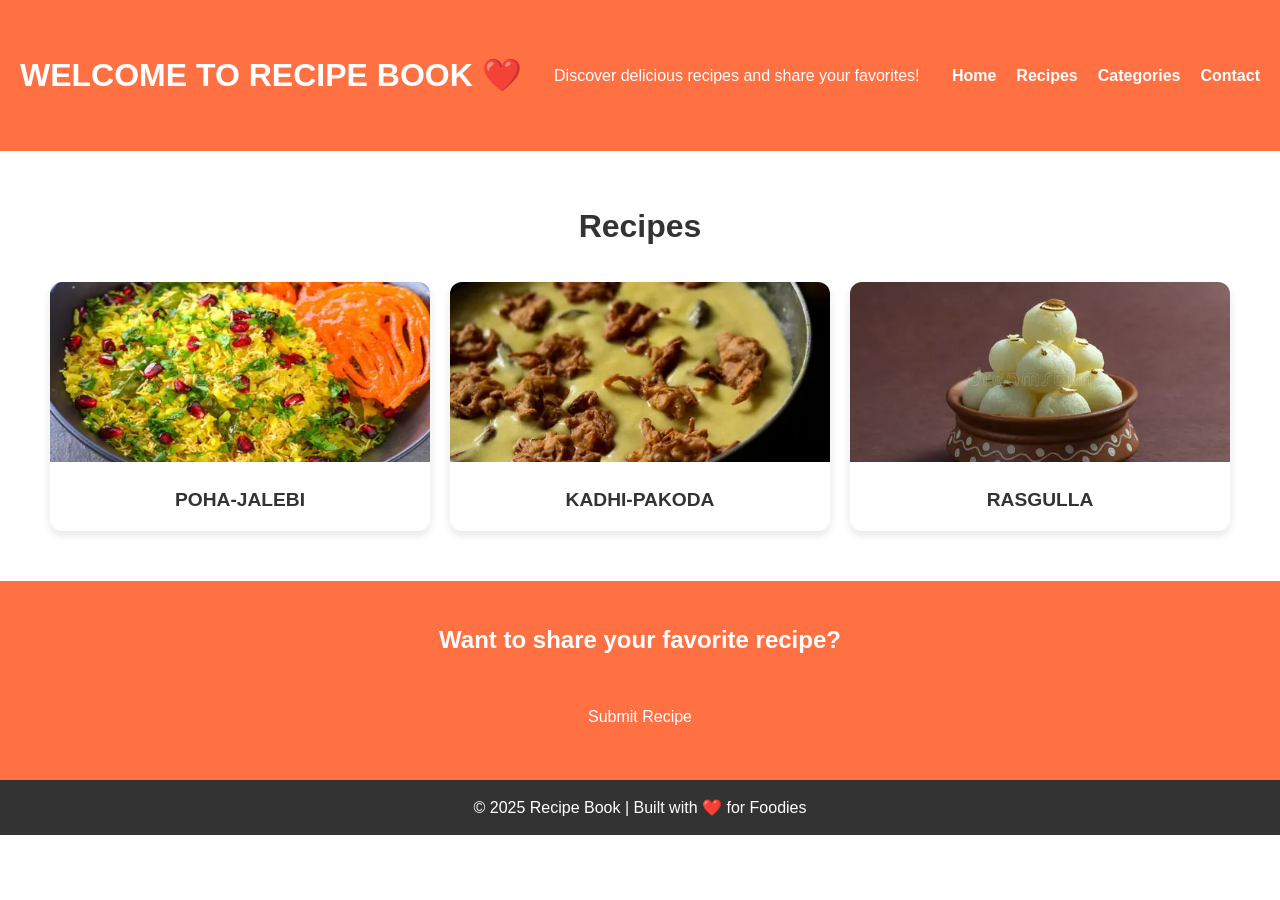
<file: index.html>
<!DOCTYPE html>
<html lang="en">
<head>
    <meta charset="UTF-8">
    <meta name="viewport" content="width=device-width, initial-scale=1.0">
    <title>RECIPE BOOK</title>
    <link rel="stylesheet" href="style.css">
</head>
<body>
    <header>
        <h1>WELCOME TO RECIPE BOOK ❤️</h1>
        <p>Discover delicious recipes and share your favorites!</p>
        <nav>
            <ul>
                <li><a href="./index.html">Home</a></li>
                <li><a href="./recipes.html">Recipes</a></li>
                <li><a href="./categories.html">Categories</a></li>
                <li><a href="./contact.html">Contact</a></li>
            </ul>
        </nav>
    </header>
    
    <section class="features">
        <h2> Recipes</h2>
        <div class="grid">
        <div class="card">
            <a href="./recipes.html"><img src="poha-jalebi-.webp" alt="POHA-JALEBI"></a>
            
            <h3>POHA-JALEBI</h3>
        </div>
        <div class="card">
            <a href="./recipes.html"><img src="punjabi-kadhi.webp" alt="KADHI-PAKODA"></a>
            <h3>KADHI-PAKODA</h3>
        </div>
        <div class="card">
            <a href="./recipes.html"><img src="rasgulla.webp" alt="RASGULLA"></a>
            
            <h3>RASGULLA</h3>
        </div>
        </div>
    </section>

    
    <section class="cta">
        <h2>Want to share your favorite recipe?</h2>
        <a href="submit.html" class="btn">Submit Recipe</a>
    </section>



    <footer>
        <p>© 2025 Recipe Book | Built with ❤️ for Foodies</p>
    </footer>
</body>
</html>
</file>
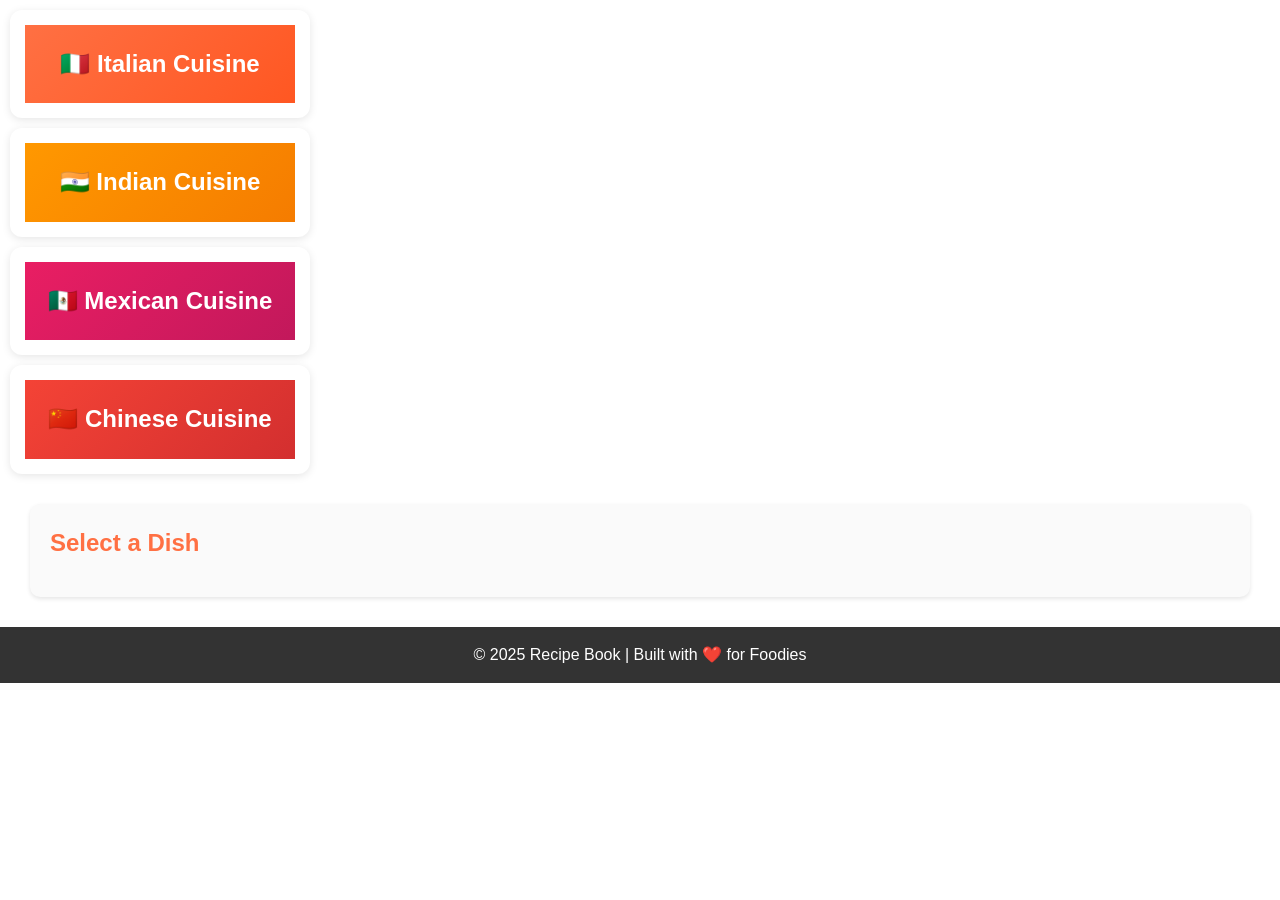
<file: categories.html>
<!DOCTYPE html>
<html lang="en">
<head>
    <meta charset="UTF-8">
    <meta name="viewport" content="width=device-width, initial-scale=1.0">
    <title>Categories</title>
    <link rel="stylesheet" href="style.css">
</head>
<body>
    <div class="category italian" onclick="toggleMenu(this)">
        <div class="category-title">🇮🇹 Italian Cuisine</div>
        <div class="dish-list">
            <div class="dish" onclick="showRecipe(event, 'pizza')">Pizza</div>
            <div class="dish" onclick="showRecipe(event, 'pasta')">Pasta</div>
            <div class="dish" onclick="showRecipe(event, 'risotto')">Risotto</div>
        </div>
    </div>

    <div class="category indian" onclick="toggleMenu(this)">
        <div class="category-title">🇮🇳 Indian Cuisine</div>
        <div class="dish-list">
            <div class="dish" onclick="showRecipe(event, 'biryani')">Biryani</div>
            <div class="dish" onclick="showRecipe(event, 'butterChicken')">Butter Chicken</div>
            <div class="dish" onclick="showRecipe(event, 'samosa')">Samosa</div>
        </div>
    </div>

    <div class="category mexican" onclick="toggleMenu(this)">
        <div class="category-title">🇲🇽 Mexican Cuisine</div>
        <div class="dish-list">
            <div class="dish" onclick="showRecipe(event, 'tacos')">Tacos</div>
            <div class="dish" onclick="showRecipe(event, 'enchiladas')">Enchiladas</div>
            <div class="dish" onclick="showRecipe(event, 'guacamole')">Guacamole</div>
        </div>
    </div>

    <div class="category chinese" onclick="toggleMenu(this)">
        <div class="category-title">🇨🇳 Chinese Cuisine</div>
        <div class="dish-list">
            <div class="dish" onclick="showRecipe(event, 'friedRice')">Fried Rice</div>
            <div class="dish" onclick="showRecipe(event, 'dumplings')">Dumplings</div>
            <div class="dish" onclick="showRecipe(event, 'kungPaoChicken')">Kung Pao Chicken</div>
        </div>
    </div>

<div id="recipe-container">
    <h2>Select a Dish</h2>
</div>

<script src="script.js"></script>

    <footer>
        <p>© 2025 Recipe Book | Built with ❤️ for Foodies</p>
    </footer>
</body>
</html>
</file>
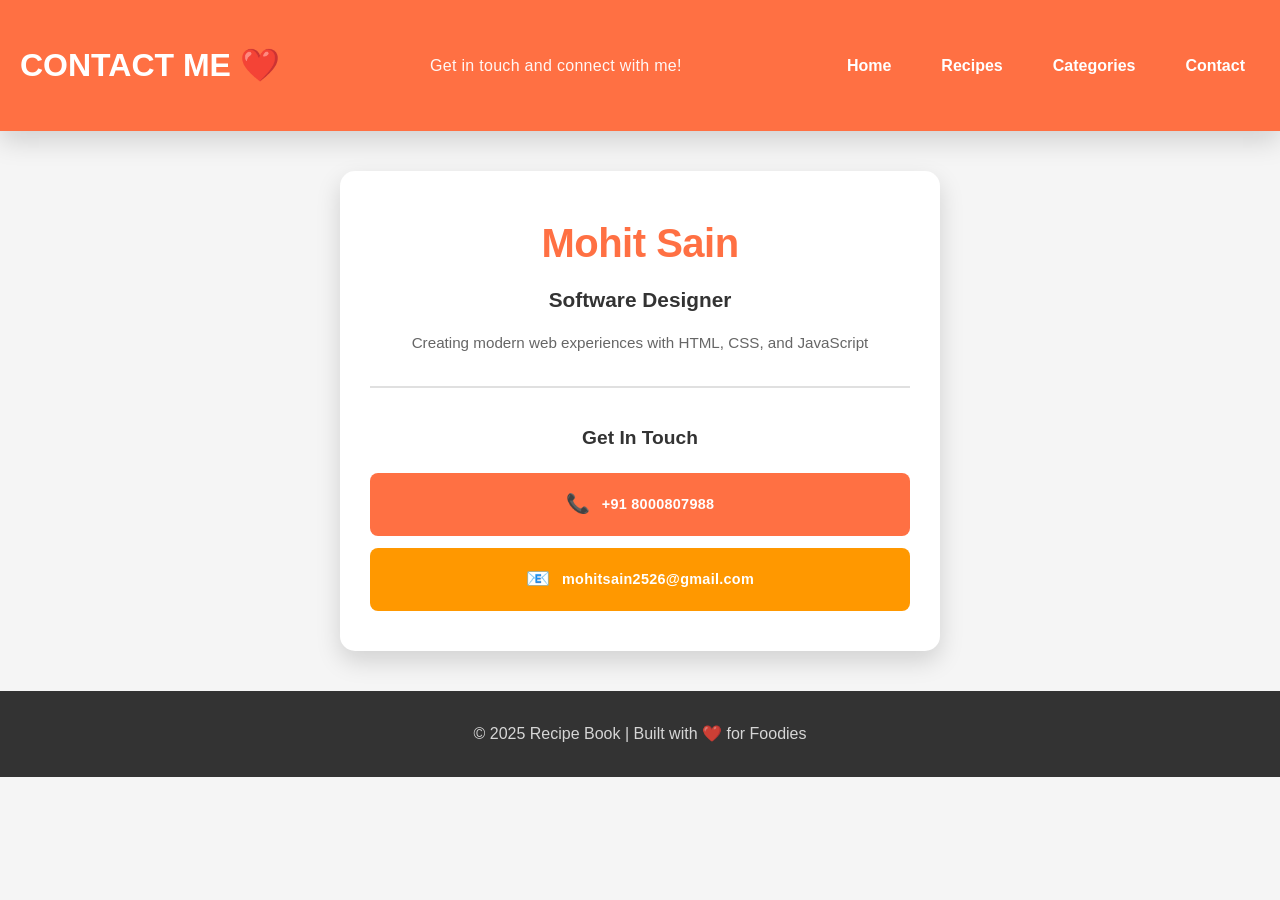
<file: contact.html>
<!DOCTYPE html>
<html lang="en">
<head>
    <meta charset="UTF-8">
    <meta name="viewport" content="width=device-width, initial-scale=1.0">
    <title>Contact - Recipe Book</title>
    <link rel="stylesheet" href="cone.css">
</head>
<body>
    <header>
        <h1>CONTACT ME ❤️</h1>
        <p>Get in touch and connect with me!</p>
        <nav>
            <ul>
                <li><a href="./index.html">Home</a></li>
                <li><a href="./recipes.html">Recipes</a></li>
                <li><a href="./categories.html">Categories</a></li>
                <li><a href="./contact.html">Contact</a></li>
            </ul>
        </nav>
    </header>

    <main class="container">
        <div class="card">
            <div class="profile-section">
                <h1 class="profile-name">Mohit Sain</h1>
                <h2 class="profile-title">Software Designer</h2>
                <p class="profile-description">
                    Creating modern web experiences with HTML, CSS, and JavaScript
                </p>
            </div>

            <div class="contact-section">
                <h3>Get In Touch</h3>
                <div class="contact-links">
                    <a href="tel:+918000807988" class="contact-btn phone-btn" title="Call me">
                        <span class="icon">📞</span>
                        <span class="text">+91 8000807988</span>
                    </a>
                    <a href="mailto:mohitsain2526@gmail.com" class="contact-btn email-btn" title="Send me an email">
                        <span class="icon">📧</span>
                        <span class="text">mohitsain2526@gmail.com</span>
                    </a>
                </div>
            </div>
        </div>
    </main>
    
    <footer>
        <p>© 2025 Recipe Book | Built with ❤️ for Foodies</p>
    </footer>
</body>
</html>
</file>
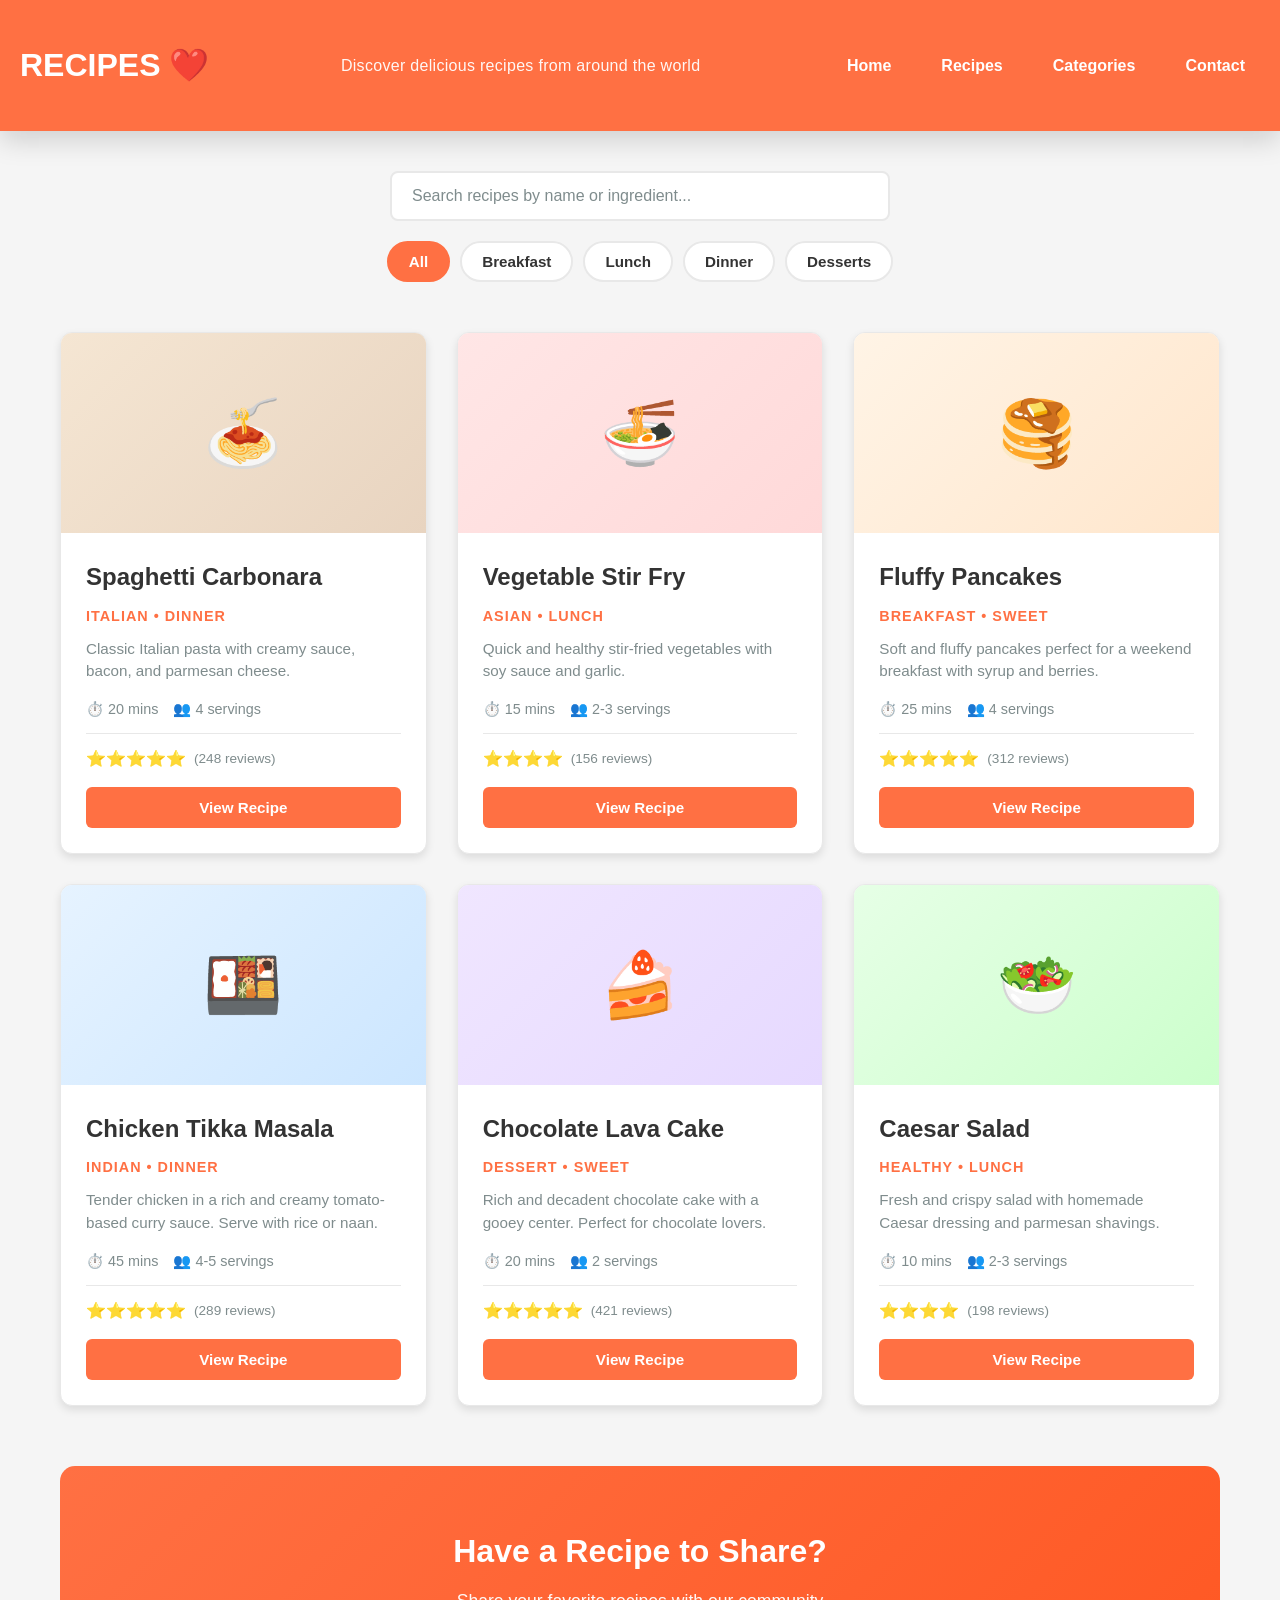
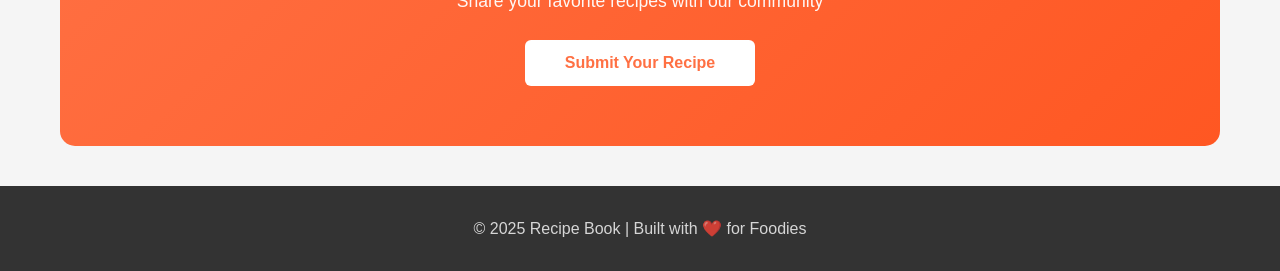
<file: recipes.html>
<!DOCTYPE html>
<html lang="en">
<head>
    <meta charset="UTF-8">
    <meta name="viewport" content="width=device-width, initial-scale=1.0">
    <title>Recipes - Recipe Book</title>
    <link rel="stylesheet" href="reci.css">
</head>
<body>
    <header>
        <h1>RECIPES ❤️</h1>
        <p>Discover delicious recipes from around the world</p>
        <nav>
            <ul>
                <li><a href="./index.html">Home</a></li>
                <li><a href="./recipes.html">Recipes</a></li>
                <li><a href="./categories.html">Categories</a></li>
                <li><a href="./contact.html">Contact</a></li>
            </ul>
        </nav>
    </header>

    <main>
        <section class="search-section" id="search">
            <input type="text" placeholder="Search recipes by name or ingredient..." class="search-bar">
            <div class="filter-buttons">
                <button class="filter-btn active">All</button>
                <button class="filter-btn">Breakfast</button>
                <button class="filter-btn">Lunch</button>
                <button class="filter-btn">Dinner</button>
                <button class="filter-btn">Desserts</button>
            </div>
        </section>

        <section class="recipes-grid">
            <article class="recipe-card">
                <div class="recipe-image" style="background: linear-gradient(135deg, #f5e6d3, #e8d4c0);">
                    <span class="recipe-icon">🍝</span>
                </div>
                <div class="recipe-content">
                    <h3>Spaghetti Carbonara</h3>
                    <p class="category">Italian • Dinner</p>
                    <p class="description">Classic Italian pasta with creamy sauce, bacon, and parmesan cheese.</p>
                    <div class="recipe-meta">
                        <span class="time">⏱️ 20 mins</span>
                        <span class="servings">👥 4 servings</span>
                    </div>
                    <div class="recipe-rating">
                        <span class="stars">⭐⭐⭐⭐⭐</span>
                        <span class="rating-text">(248 reviews)</span>
                    </div>
                    <button class="view-btn">View Recipe</button>
                </div>
            </article>

            <article class="recipe-card">
                <div class="recipe-image" style="background: linear-gradient(135deg, #ffe6e6, #ffd9d9);">
                    <span class="recipe-icon">🍜</span>
                </div>
                <div class="recipe-content">
                    <h3>Vegetable Stir Fry</h3>
                    <p class="category">Asian • Lunch</p>
                    <p class="description">Quick and healthy stir-fried vegetables with soy sauce and garlic.</p>
                    <div class="recipe-meta">
                        <span class="time">⏱️ 15 mins</span>
                        <span class="servings">👥 2-3 servings</span>
                    </div>
                    <div class="recipe-rating">
                        <span class="stars">⭐⭐⭐⭐</span>
                        <span class="rating-text">(156 reviews)</span>
                    </div>
                    <button class="view-btn">View Recipe</button>
                </div>
            </article>

            <article class="recipe-card">
                <div class="recipe-image" style="background: linear-gradient(135deg, #fff4e6, #ffe6cc);">
                    <span class="recipe-icon">🥞</span>
                </div>
                <div class="recipe-content">
                    <h3>Fluffy Pancakes</h3>
                    <p class="category">Breakfast • Sweet</p>
                    <p class="description">Soft and fluffy pancakes perfect for a weekend breakfast with syrup and berries.</p>
                    <div class="recipe-meta">
                        <span class="time">⏱️ 25 mins</span>
                        <span class="servings">👥 4 servings</span>
                    </div>
                    <div class="recipe-rating">
                        <span class="stars">⭐⭐⭐⭐⭐</span>
                        <span class="rating-text">(312 reviews)</span>
                    </div>
                    <button class="view-btn">View Recipe</button>
                </div>
            </article>

            <article class="recipe-card">
                <div class="recipe-image" style="background: linear-gradient(135deg, #e6f3ff, #cce6ff);">
                    <span class="recipe-icon">🍱</span>
                </div>
                <div class="recipe-content">
                    <h3>Chicken Tikka Masala</h3>
                    <p class="category">Indian • Dinner</p>
                    <p class="description">Tender chicken in a rich and creamy tomato-based curry sauce. Serve with rice or naan.</p>
                    <div class="recipe-meta">
                        <span class="time">⏱️ 45 mins</span>
                        <span class="servings">👥 4-5 servings</span>
                    </div>
                    <div class="recipe-rating">
                        <span class="stars">⭐⭐⭐⭐⭐</span>
                        <span class="rating-text">(289 reviews)</span>
                    </div>
                    <button class="view-btn">View Recipe</button>
                </div>
            </article>

            <article class="recipe-card">
                <div class="recipe-image" style="background: linear-gradient(135deg, #f0e6ff, #e6d9ff);">
                    <span class="recipe-icon">🍰</span>
                </div>
                <div class="recipe-content">
                    <h3>Chocolate Lava Cake</h3>
                    <p class="category">Dessert • Sweet</p>
                    <p class="description">Rich and decadent chocolate cake with a gooey center. Perfect for chocolate lovers.</p>
                    <div class="recipe-meta">
                        <span class="time">⏱️ 20 mins</span>
                        <span class="servings">👥 2 servings</span>
                    </div>
                    <div class="recipe-rating">
                        <span class="stars">⭐⭐⭐⭐⭐</span>
                        <span class="rating-text">(421 reviews)</span>
                    </div>
                    <button class="view-btn">View Recipe</button>
                </div>
            </article>

            <article class="recipe-card">
                <div class="recipe-image" style="background: linear-gradient(135deg, #e6ffe6, #ccffcc);">
                    <span class="recipe-icon">🥗</span>
                </div>
                <div class="recipe-content">
                    <h3>Caesar Salad</h3>
                    <p class="category">Healthy • Lunch</p>
                    <p class="description">Fresh and crispy salad with homemade Caesar dressing and parmesan shavings.</p>
                    <div class="recipe-meta">
                        <span class="time">⏱️ 10 mins</span>
                        <span class="servings">👥 2-3 servings</span>
                    </div>
                    <div class="recipe-rating">
                        <span class="stars">⭐⭐⭐⭐</span>
                        <span class="rating-text">(198 reviews)</span>
                    </div>
                    <button class="view-btn">View Recipe</button>
                </div>
            </article>
        </section>

        <section class="cta-section" id="contact">
            <h2>Have a Recipe to Share?</h2>
            <p>Share your favorite recipes with our community</p>
            <button class="cta-btn">Submit Your Recipe</button>
        </section>
    </main>

    <footer>
        <p>© 2025 Recipe Book | Built with ❤️ for Foodies</p>
    </footer>

    <script src="recipes.js"></script>
</body>
</html>
</file>
<file: style.css>
* {
    margin: 0;
    padding: 0;
    box-sizing: border-box;
}

body {
    font-family: 'Segoe UI', sans-serif;
    line-height: 1.6;
    color: #333;
}

header {
    background: #ff7043;
    padding: 50px 20px;
    display: flex;
    justify-content: space-between;
    align-items: center;
    color: white;
}
header h1 {
    font-size: 2rem;
}

nav ul {
    list-style: none;
    display: flex;
    gap: 20px;
}

nav a {
    color: white;
    text-decoration: none;
     font-weight: bold;
     transition: 0.3s;
}

nav a:hover {
  text-decoration: underline;
}
.features {
    padding: 50px;
    text-align: center;
}

.features h2 {
    font-size: 2rem;
    margin-bottom: 30px;
}

.grid {
    display: grid;
    grid-template-columns: repeat(auto-fit, minmax(250px, 1fr));
    gap: 20px;
}

.card {
    background: #fff;
    border-radius: 12px;
    box-shadow: 0 4px 8px rgba(0,0,0,0.1);
    overflow: hidden;
    transition: transform 0.3s;
}

.card:hover {
    transform: translateY(-5px);
}

.card img {
    width: 100%;
    height: 180px;
    object-fit: cover;
}

.card h3 {
    margin: 15px;
    font-size: 1.2rem;
}
.cta {
    background: #ff7043;
    color: white;
    padding: 40px;
    text-align: center; 
}

.cta h2 {
    margin-bottom: 15px;
}

.btn {
    display: inline-block;
    margin-top: 20px;
    padding: 10px 20px;
    background: #ff7043;
    color: white;
    border-radius: 6px;
    text-decoration: none;
    transition: 0.3s;
}

/* Category Styles */
.category {
    margin: 20px;
    border-radius: 10px;
    overflow: hidden;
    box-shadow: 0 4px 8px rgba(0,0,0,0.15);
    transition: all 0.3s ease;
    cursor: pointer;
}

.category:hover {
    transform: translateY(-5px);
    box-shadow: 0 8px 16px rgba(0,0,0,0.2);
}

.category-title {
    padding: 20px;
    font-size: 1.5rem;
    font-weight: bold;
    color: white;
    text-align: center;
    transition: 0.3s;
}

.category.italian .category-title {
    background: linear-gradient(135deg, #ff7043 0%, #ff5722 100%);
}

.category.indian .category-title {
    background: linear-gradient(135deg, #ff9800 0%, #f57c00 100%);
}

.category.mexican .category-title {
    background: linear-gradient(135deg, #e91e63 0%, #c2185b 100%);
}

.category.chinese .category-title {
    background: linear-gradient(135deg, #f44336 0%, #d32f2f 100%);
}

.dish-list {
    display: grid;
    grid-template-columns: repeat(auto-fit, minmax(150px, 1fr));
    gap: 10px;
    padding: 20px;
    background: #f5f5f5;
    max-height: 0;
    overflow: hidden;
    transition: max-height 0.3s ease;
}

.category.active .dish-list {
    max-height: 500px;
}

.dish {
    padding: 15px;
    background: white;
    border-radius: 8px;
    text-align: center;
    font-weight: 500;
    cursor: pointer;
    border-left: 4px solid #ff7043;
    transition: all 0.3s ease;
}

.category.indian .dish {
    border-left-color: #ff9800;
}

.category.mexican .dish {
    border-left-color: #e91e63;
}

.category.chinese .dish {
    border-left-color: #f44336;
}

.dish:hover {
    background: #f0f0f0;
    transform: translateX(5px);
}

#recipe-container {
    margin: 30px;
    padding: 20px;
    background: #fafafa;
    border-radius: 10px;
    box-shadow: 0 2px 4px rgba(0,0,0,0.1);
}

#recipe-container h2 {
    color: #ff7043;
    margin-bottom: 15px;
}

#recipe-container h3 {
    color: #f57c00;
    margin-top: 15px;
    margin-bottom: 10px;
}

#recipe-container p {
    line-height: 1.8;
    color: #555;
}

footer {
    background: #333;
    color: white;
    padding: 15px;
    text-align: center;
}

.category {
    width: 300px;
    background: white;
    border-radius: 12px;
    padding: 15px;
    margin: 10px;
    box-shadow: 0 2px 8px rgba(0,0,0,0.1);
    cursor: pointer;
    transition: 0.3s;
}

.category:hover {
    transform: scale(1.02);
}

.dish-list {
    display: none;
    margin-top: 15px;
}

.category.active .dish-list {
    display: block;
}

.dish {
    padding: 10px;
    margin: 5px 0;
    background: #f4f4f4;
    border-radius: 8px;
}

.dish:hover {
    background: #ddd;
}
</file>
<file: cone.css>
* {
    margin: 0;
    padding: 0;
    box-sizing: border-box;
}

:root {
    --primary-color: #ff7043;
    --secondary-color: #ff5722;
    --light-bg: #f5f5f5;
    --white: #ffffff;
    --text-dark: #333333;
    --text-light: #666666;
    --border-color: #e0e0e0;
    --shadow: 0 4px 8px rgba(0, 0, 0, 0.1);
    --shadow-lg: 0 10px 25px rgba(0, 0, 0, 0.15);
}

html {
    scroll-behavior: smooth;
}

body {
    background-color: var(--light-bg);
    font-family: 'Segoe UI', Tahoma, Geneva, Verdana, sans-serif;
    color: var(--text-dark);
    line-height: 1.6;
}

/* Header Styles */
header {
    background: var(--primary-color);
    padding: 40px 20px;
    color: var(--white);
    box-shadow: var(--shadow-lg);
    display: flex;
    justify-content: space-between;
    align-items: center;
    flex-wrap: wrap;
    gap: 30px;
}

header h1 {
    font-size: 2rem;
    font-weight: 700;
}

header p {
    font-size: 1rem;
    opacity: 0.95;
    letter-spacing: 0.3px;
}

nav ul {
    list-style: none;
    display: flex;
    gap: 20px;
    flex-wrap: wrap;
}

nav a {
    color: var(--white);
    text-decoration: none;
    font-weight: 600;
    transition: all 0.3s ease;
    padding: 8px 15px;
    border-radius: 4px;
}

nav a:hover {
    text-decoration: underline;
    transform: translateY(-2px);
}

/* Main Container */
main {
    max-width: 1200px;
    margin: 40px auto;
    padding: 0 20px;
}

.container {
    width: 100%;
    display: flex;
    justify-content: center;
    align-items: center;
}

.card {
    background-color: var(--white);
    border-radius: 15px;
    padding: 40px 30px;
    box-shadow: var(--shadow-lg);
    width: 100%;
    max-width: 600px;
    transition: transform 0.3s ease, box-shadow 0.3s ease;
}

.card:hover {
    transform: translateY(-5px);
    box-shadow: 0 15px 40px rgba(0, 0, 0, 0.2);
}

.profile-section {
    text-align: center;
    margin-bottom: 35px;
    padding-bottom: 30px;
    border-bottom: 2px solid var(--border-color);
}

.profile-name {
    font-size: 2.5rem;
    color: var(--primary-color);
    margin-bottom: 8px;
    font-weight: 700;
    letter-spacing: -0.5px;
}

.profile-title {
    font-size: 1.3rem;
    color: var(--text-dark);
    font-weight: 600;
    margin-bottom: 15px;
    text-transform: capitalize;
}

.profile-description {
    font-size: 0.95rem;
    color: var(--text-light);
    line-height: 1.6;
    max-width: 500px;
    margin: 0 auto;
}

.contact-section h3 {
    text-align: center;
    font-size: 1.2rem;
    color: var(--text-dark);
    margin-bottom: 20px;
    font-weight: 600;
}

.contact-links {
    display: flex;
    flex-direction: column;
    gap: 12px;
}

.contact-btn {
    display: flex;
    align-items: center;
    justify-content: center;
    gap: 12px;
    padding: 14px 20px;
    border-radius: 8px;
    text-decoration: none;
    font-weight: 600;
    font-size: 0.95rem;
    transition: all 0.3s ease;
    border: 2px solid transparent;
    cursor: pointer;
}

.phone-btn {
    background-color: var(--primary-color);
    color: var(--white);
}

.phone-btn:hover {
    background-color: var(--secondary-color);
    transform: translateX(3px);
}

.phone-btn:active {
    transform: translateX(1px);
}

.email-btn {
    background-color: #ff9800;
    color: var(--white);
}

.email-btn:hover {
    background-color: #f57c00;
    transform: translateX(3px);
}

.email-btn:active {
    transform: translateX(1px);
}

.contact-btn .icon {
    font-size: 1.2rem;
    display: inline-block;
}

.contact-btn .text {
    font-size: 0.9rem;
    letter-spacing: 0.3px;
}

/* Footer */
footer {
    background-color: var(--text-dark);
    color: var(--white);
    text-align: center;
    padding: 30px 20px;
    margin-top: 40px;
}

footer p {
    opacity: 0.8;
}

/* Mobile Responsive */
@media (max-width: 768px) {
    header {
        flex-direction: column;
        text-align: center;
        gap: 20px;
    }

    header h1 {
        font-size: 1.8rem;
    }

    header p {
        font-size: 0.95rem;
    }

    nav ul {
        justify-content: center;
        gap: 10px;
    }

    nav a {
        padding: 6px 12px;
        font-size: 0.9rem;
    }

    .card {
        padding: 30px 20px;
    }

    .profile-name {
        font-size: 2rem;
    }

    .profile-title {
        font-size: 1.1rem;
    }

    .profile-description {
        font-size: 0.9rem;
    }

    .contact-btn {
        padding: 12px 15px;
        font-size: 0.9rem;
    }

    .contact-btn .icon {
        font-size: 1rem;
    }
}

@media (max-width: 480px) {
    header {
        padding: 30px 15px;
    }

    header h1 {
        font-size: 1.5rem;
    }

    header p {
        font-size: 0.9rem;
    }

    nav ul {
        gap: 8px;
    }

    nav a {
        padding: 6px 10px;
        font-size: 0.8rem;
    }

    .container {
        padding: 10px;
    }

    .card {
        padding: 25px 15px;
        border-radius: 12px;
    }

    .profile-name {
        font-size: 1.8rem;
        margin-bottom: 5px;
    }

    .profile-title {
        font-size: 1rem;
        margin-bottom: 10px;
    }

    .profile-description {
        font-size: 0.85rem;
        line-height: 1.5;
    }

    .profile-section {
        margin-bottom: 25px;
        padding-bottom: 20px;
    }

    .contact-section h3 {
        font-size: 1rem;
        margin-bottom: 15px;
    }

    .contact-links {
        gap: 10px;
    }

    .contact-btn {
        padding: 12px 12px;
        font-size: 0.85rem;
    }

    .contact-btn .text {
        font-size: 0.8rem;
    }
}

/* Accessibility Improvements */
.contact-btn:focus {
    outline: none;
    box-shadow: 0 0 0 3px rgba(255, 112, 67, 0.25);
}

.email-btn:focus {
    box-shadow: 0 0 0 3px rgba(255, 152, 0, 0.25);
}
</file>
<file: reci.css>
* {
    margin: 0;
    padding: 0;
    box-sizing: border-box;
}

:root {
    --primary-color: #ff7043;
    --secondary-color: #ff5722;
    --accent-color: #f57c00;
    --light-bg: #f5f5f5;
    --white: #ffffff;
    --text-dark: #333;
    --text-light: #7f8c8d;
    --border-color: #e8e8e8;
    --shadow: 0 4px 8px rgba(0, 0, 0, 0.1);
    --shadow-lg: 0 10px 25px rgba(0, 0, 0, 0.15);
}

html {
    scroll-behavior: smooth;
}

body {
    background-color: var(--light-bg);
    font-family: 'Segoe UI', sans-serif;
    color: var(--text-dark);
    line-height: 1.6;
}

/* Header Styles */
header {
    background: var(--primary-color);
    padding: 40px 20px;
    color: var(--white);
    box-shadow: var(--shadow-lg);
    display: flex;
    justify-content: space-between;
    align-items: center;
    flex-wrap: wrap;
    gap: 30px;
}

header h1 {
    font-size: 2rem;
    font-weight: 700;
}

header p {
    font-size: 1rem;
    opacity: 0.95;
    letter-spacing: 0.3px;
}

nav ul {
    list-style: none;
    display: flex;
    gap: 20px;
    flex-wrap: wrap;
}

nav a {
    color: var(--white);
    text-decoration: none;
    font-weight: 600;
    transition: all 0.3s ease;
    padding: 8px 15px;
    border-radius: 4px;
}

nav a:hover {
    text-decoration: underline;
    transform: translateY(-2px);
}

/* Main Content */
main {
    max-width: 1200px;
    margin: 40px auto;
    padding: 0 20px;
}

/* Search Section */
.search-section {
    margin-bottom: 50px;
    text-align: center;
}

.search-bar {
    width: 100%;
    max-width: 500px;
    padding: 14px 20px;
    font-size: 1rem;
    border: 2px solid var(--border-color);
    border-radius: 8px;
    transition: all 0.3s ease;
    background-color: var(--white);
    color: var(--text-dark);
    margin-bottom: 20px;
}

.search-bar:focus {
    outline: none;
    border-color: var(--primary-color);
    box-shadow: 0 0 0 3px rgba(255, 112, 67, 0.1);
}

.search-bar::placeholder {
    color: var(--text-light);
}

/* Filter Buttons */
.filter-buttons {
    display: flex;
    gap: 10px;
    justify-content: center;
    flex-wrap: wrap;
}

.filter-btn {
    padding: 10px 20px;
    border: 2px solid var(--border-color);
    background-color: var(--white);
    color: var(--text-dark);
    border-radius: 25px;
    cursor: pointer;
    font-weight: 600;
    transition: all 0.3s ease;
    font-size: 0.95rem;
}

.filter-btn:hover {
    border-color: var(--primary-color);
    color: var(--primary-color);
}

.filter-btn.active {
    background-color: var(--primary-color);
    color: var(--white);
    border-color: var(--primary-color);
}

/* Recipe Grid */
.recipes-grid {
    display: grid;
    grid-template-columns: repeat(auto-fill, minmax(320px, 1fr));
    gap: 30px;
    margin-bottom: 60px;
}

/* Recipe Card */
.recipe-card {
    background-color: var(--white);
    border-radius: 12px;
    overflow: hidden;
    box-shadow: var(--shadow);
    transition: all 0.3s ease;
    border: 1px solid var(--border-color);
    display: flex;
    flex-direction: column;
}

.recipe-card:hover {
    transform: translateY(-8px);
    box-shadow: var(--shadow-lg);
}

.recipe-image {
    height: 200px;
    display: flex;
    align-items: center;
    justify-content: center;
    position: relative;
    overflow: hidden;
}

.recipe-icon {
    font-size: 4rem;
    animation: float 3s ease-in-out infinite;
}

@keyframes float {
    0%, 100% {
        transform: translateY(0px);
    }
    50% {
        transform: translateY(-10px);
    }
}

.recipe-content {
    padding: 25px;
    display: flex;
    flex-direction: column;
    flex-grow: 1;
}

.recipe-content h3 {
    font-size: 1.5rem;
    color: var(--text-dark);
    margin-bottom: 8px;
    font-weight: 700;
}

.category {
    color: var(--primary-color);
    font-size: 0.9rem;
    font-weight: 600;
    text-transform: uppercase;
    letter-spacing: 1px;
    margin-bottom: 10px;
}

.description {
    color: var(--text-light);
    font-size: 0.95rem;
    margin-bottom: 15px;
    line-height: 1.5;
    flex-grow: 1;
}

.recipe-meta {
    display: flex;
    gap: 15px;
    font-size: 0.9rem;
    color: var(--text-light);
    margin-bottom: 12px;
    padding-bottom: 12px;
    border-bottom: 1px solid var(--border-color);
}

.recipe-meta span {
    display: flex;
    align-items: center;
    gap: 5px;
}

.recipe-rating {
    display: flex;
    align-items: center;
    gap: 8px;
    margin-bottom: 15px;
}

.stars {
    font-size: 1rem;
}

.rating-text {
    color: var(--text-light);
    font-size: 0.85rem;
}

.view-btn {
    padding: 12px 20px;
    background-color: var(--primary-color);
    color: var(--white);
    border: none;
    border-radius: 6px;
    font-weight: 600;
    cursor: pointer;
    transition: all 0.3s ease;
    font-size: 0.95rem;
}

.view-btn:hover {
    background-color: var(--secondary-color);
    transform: translateX(3px);
}

.view-btn:active {
    transform: translateX(1px);
}

/* CTA Section */
.cta-section {
    background: linear-gradient(135deg, var(--primary-color) 0%, var(--secondary-color) 100%);
    padding: 60px 30px;
    border-radius: 15px;
    text-align: center;
    color: var(--white);
    margin-bottom: 40px;
}

.cta-section h2 {
    font-size: 2rem;
    margin-bottom: 10px;
    font-weight: 700;
}

.cta-section p {
    font-size: 1.1rem;
    margin-bottom: 25px;
    opacity: 0.95;
}

.cta-btn {
    padding: 14px 40px;
    background-color: var(--white);
    color: var(--primary-color);
    border: none;
    border-radius: 6px;
    font-weight: 700;
    font-size: 1rem;
    cursor: pointer;
    transition: all 0.3s ease;
}

.cta-btn:hover {
    background-color: #f5f5f5;
    transform: scale(1.05);
}

.cta-btn:active {
    transform: scale(0.98);
}

/* Footer */
footer {
    background-color: var(--text-dark);
    color: var(--white);
    text-align: center;
    padding: 30px 20px;
    margin-top: 40px;
}

footer p {
    opacity: 0.8;
}

/* Mobile Responsive */
@media (max-width: 768px) {
    header {
        flex-direction: column;
        text-align: center;
        gap: 20px;
    }

    header h1 {
        font-size: 1.8rem;
    }

    header p {
        font-size: 0.95rem;
    }

    nav ul {
        justify-content: center;
        gap: 10px;
    }

    nav a {
        padding: 6px 12px;
        font-size: 0.9rem;
    }

    .recipes-grid {
        grid-template-columns: repeat(auto-fill, minmax(280px, 1fr));
        gap: 20px;
    }

    .recipe-icon {
        font-size: 3rem;
    }

    .cta-section {
        padding: 40px 20px;
    }

    .cta-section h2 {
        font-size: 1.5rem;
    }

    .cta-section p {
        font-size: 1rem;
    }
}

@media (max-width: 480px) {
    header h1 {
        font-size: 1.5rem;
    }

    header p {
        font-size: 0.9rem;
    }

    nav ul {
        gap: 8px;
    }

    nav a {
        padding: 6px 10px;
        font-size: 0.8rem;
    }

    .search-bar {
        font-size: 0.95rem;
        padding: 12px 15px;
    }

    .filter-btn {
        padding: 8px 15px;
        font-size: 0.85rem;
    }

    .recipes-grid {
        grid-template-columns: 1fr;
        gap: 15px;
    }

    .recipe-icon {
        font-size: 2.5rem;
    }

    .recipe-content h3 {
        font-size: 1.3rem;
    }

    .cta-section h2 {
        font-size: 1.3rem;
    }

    .cta-section p {
        font-size: 0.95rem;
    }

    .cta-btn {
        padding: 12px 30px;
        font-size: 0.9rem;
    }
}

/* Accessibility */
.view-btn:focus,
.cta-btn:focus {
    outline: none;
    box-shadow: 0 0 0 3px rgba(255, 112, 67, 0.3);
}
</file>
